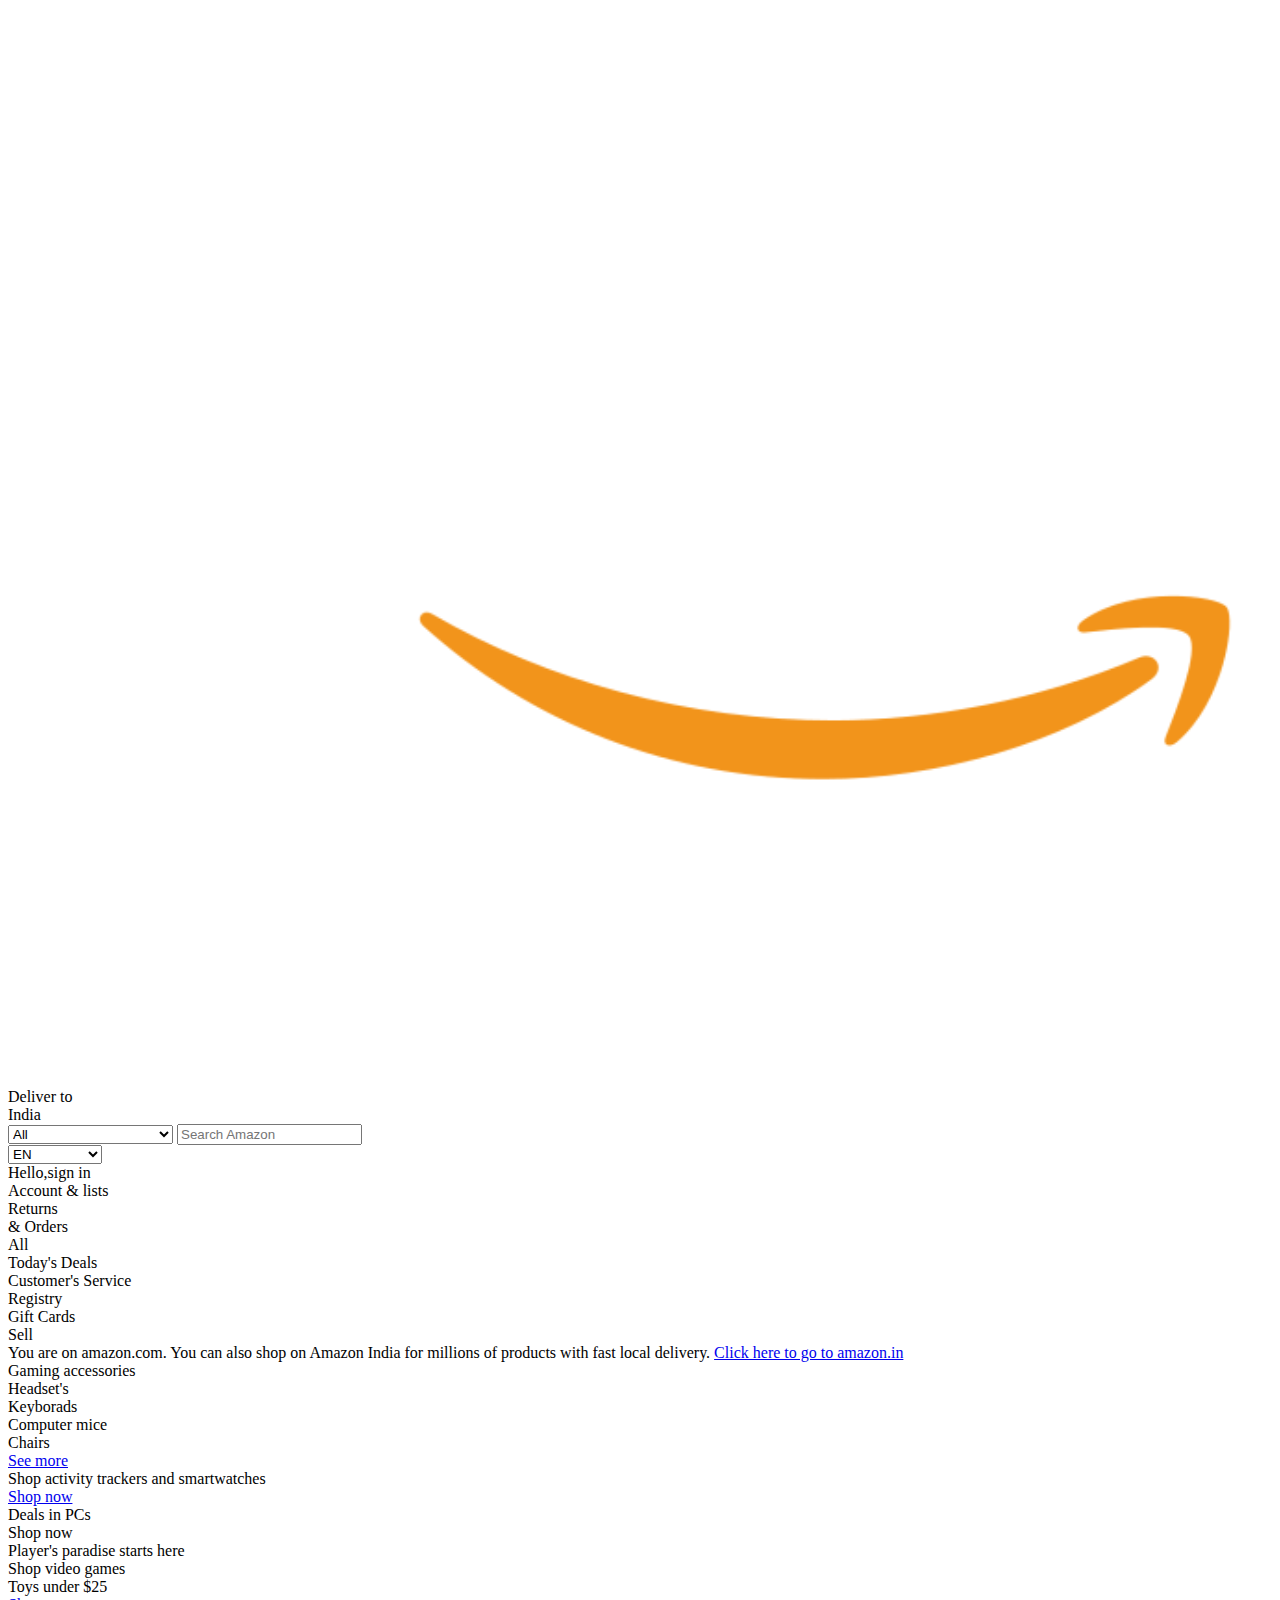
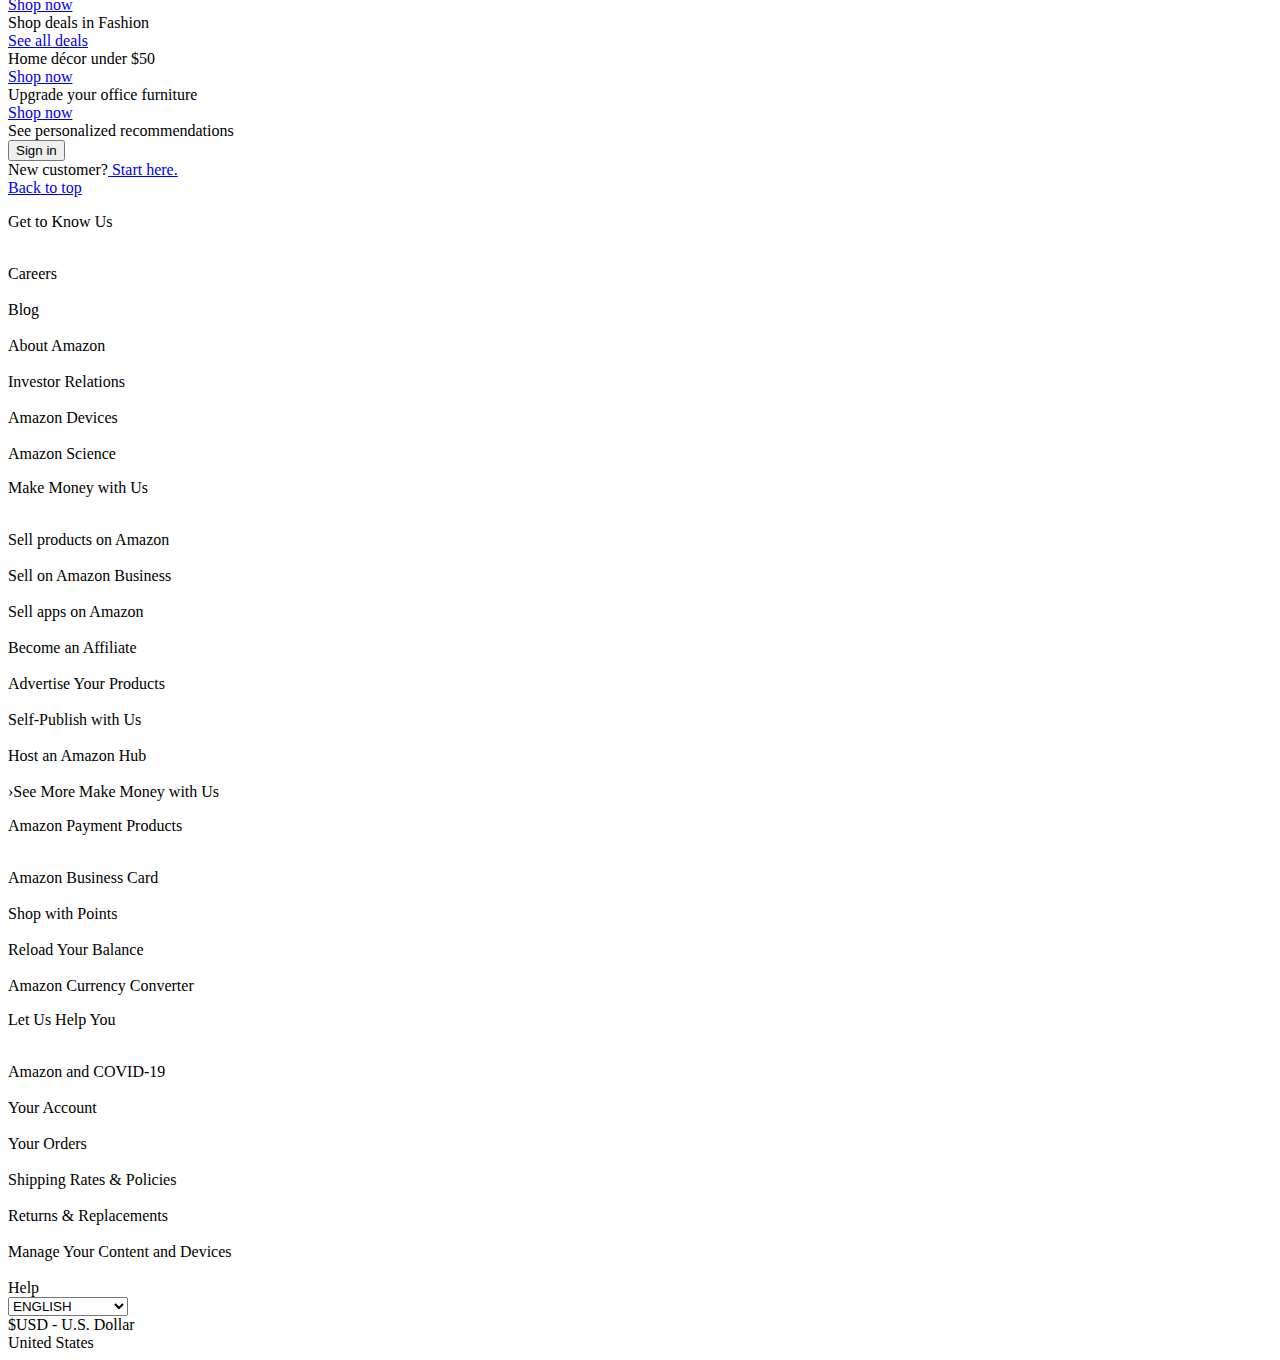
<file: Amazon Clone/index.html>
<html>

<head>
    <title>Amazon.com. Spend less. Smile more.</title>

    <link rel="stylesheet" href="D:\PROJECTS\AMAZON CLONE\style.css">
    <link rel="stylesheet" href="https://cdnjs.cloudflare.com/ajax/libs/font-awesome/6.5.2/css/all.min.css" integrity="sha512-SnH5WK+bZxgPHs44uWIX+LLJAJ9/2PkPKZ5QiAj6Ta86w+fsb2TkcmfRyVX3pBnMFcV7oQPJkl9QevSCWr3W6A==" crossorigin="anonymous" referrerpolicy="no-referrer" />
</head>


<body>

    <header>

        <div class="navbar">
           
            <img src="amazon_logo.png" class="logo">

            <div class="address">
                <div id="del">Deliver to</div>
                <div id="loc"><i class="fa-solid fa-location-dot"></i> India</div>
                
            </div>

            <div class="search">
                <select id="products">
                    <option>All</option>
                    <option>Arts & Crafts</option>
                    <option>Automotive</option>
                    <option>baby</option>
                    <option>Beauty & Personal Care</option>
                </select>
                <input id="bar" type="text" placeholder="Search Amazon">
                <div id="go"><i id="magnify" class="fa-solid fa-magnifying-glass"></i></div>
            </div>


            <div class="language">
                <select id="lang">
                    <option>EN</option>
                    <option>English-EN</option>
                    <option>espanol-ES</option>
                    <option>Duetsch-DE</option>
                </select>
            </div>

            <div class="login">
                <div id="sign-in">Hello,sign in</div>
                <div id="acc">Account & lists</div>

            </div>


            <div class="return">
                <div id="ret">Returns</div>
                <div id="odr">& Orders</div>
            </div>


            <div class="saved-items">
                <i id="cart" class="fa-solid fa-cart-plus"></i>
            </div>


            





        </div>


        <div class="helpbar">
            <div id="menu"><i class="fa-solid fa-bars"></i> All</div>
            <div id="deals">Today's Deals</div>
            <div id="services">Customer's Service</div>
            <div id="regi">Registry</div>
            <div id="gift">Gift Cards</div>
            <div id="sell">Sell</div>
        </div>


    </header>


    <main>


        <div class="bg-image">
            <div id="ind">You are on amazon.com. You can also shop on Amazon India for millions of products with fast local delivery. <a href="https://www.amazon.in/?ref=aisgw_intl_stripe_in" target="_main" id="ind-link"> Click here to go to amazon.in</a></div>
       
            <div class="box-1">
                <div id="title-1">Gaming accessories</div>
                <div id="img-1-1"></div>
                    <div id="text-1-1">Headset's</div>
                
                <div id="img-1-2"></div>
                    <div id="text-1-2">Keyborads</div>

                <div id="img-1-3"></div>
                    <div id="text-1-3">Computer mice</div>

                <div id="img-1-4"></div>
                    <div id="text-1-4">Chairs</div>
                
                <a id="link-1" target="_main" href="https://www.amazon.com/b/?_encoding=UTF8&node=23508887011&pd_rd_w=SmAIF&content-id=amzn1.sym.12129333-2117-4490-9c17-6d31baf0582a&pf_rd_p=12129333-2117-4490-9c17-6d31baf0582a&pf_rd_r=Q0KH7XJ5HHG3T40ZB7N7&pd_rd_wg=zj0Eg&pd_rd_r=2414e1b5-18f8-4c59-843e-b99c7dd261e0&ref_=pd_hp_d_atf_unk">See more</a>    
            </div>
            <div class="box-2">
                 <div id="title-2">Shop activity trackers and smartwatches</div>
                 <div id="img-2-1"></div>
                 <a id="link-2" target="_main" href="https://www.amazon.com/s?k=activity+trackers+and+smartwatches&_encoding=UTF8&content-id=amzn1.sym.33f8f65b-b95c-44af-8b89-e59e69e79828&pd_rd_r=1cf3b666-8d0f-411c-8884-1602e2c9d63f&pd_rd_w=SxKXI&pd_rd_wg=MHMFE&pf_rd_p=33f8f65b-b95c-44af-8b89-e59e69e79828&pf_rd_r=FWH8PB58TZPS319E99XZ&ref=pd_hp_d_btf_unk">Shop now</a>
            
            </div>
            <div class="box-3">
                <div id="title-3">Deals in PCs</div>
                <div id="img-3-1"></div>
                <a id="link-3">Shop now</a>
            </div>
            <div class="box-4">
                <div id="title-4">Player's paradise starts here</div>
                <div id="img-4-1"></div>
                <a id="link-4">Shop video games</a>
            </div>
    <!-- one layer complete      -->
       

        
        </div>
        
        <div class="layer-2">
            <div id="box-2-1">
                
                <div id="title-2-1">Toys under $25</div>
                <div id="img-2-1-1"></div>
                <a id="link-2-1" target="_main" href="https://www.amazon.com/s?k=toys&rh=p_36%3A-2500&_encoding=UTF8&content-id=amzn1.sym.44da4965-9668-4613-bec2-a3a75f0c2ad4&pd_rd_r=ebe8b8cf-5dfe-499b-a1db-f3fccb95a60f&pd_rd_w=D8yPm&pd_rd_wg=ota8O&pf_rd_p=44da4965-9668-4613-bec2-a3a75f0c2ad4&pf_rd_r=KJJY83CNVSC6R211D8PT&ref=pd_hp_d_atf_unk">Shop now</a>
            
            </div>
            
            <div id="box-2-2">

                <div id="title-2-2">Shop deals in Fashion</div>
                <div id="img-2-2-1"></div>
                <div id="img-2-2-2"></div>
                <div id="img-2-2-3"></div>
                <div id="img-2-2-4"></div>
                <a id="link-2-2" target="_main" href="https://www.amazon.com/gp/goldbox/?ie=UTF8&ref_=nav_cs_gb&deals-widget=%257B%2522version%2522%253A1%252C%2522viewIndex%2522%253A0%252C%2522presetId%2522%253A%252215E8DB96732AF8CA9C14916141BB1C4C%2522%252C%2522departments%2522%253A%255B%25227147440011%2522%252C%25227192394011%2522%252C%2522679337011%2522%252C%25226358543011%2522%255D%252C%2522sorting%2522%253A%2522FEATURED%2522%257D&pd_rd_w=Cf9LK&content-id=amzn1.sym.56e14e61-447a-443b-9528-4b285fddeeac&pf_rd_p=56e14e61-447a-443b-9528-4b285fddeeac&pf_rd_r=287CEPC4MWRK5TBN46EG&pd_rd_wg=sJxKl&pd_rd_r=822abf25-3f7d-4661-a507-6b1fe809f7a1&discounts-widget=%2522%257B%255C%2522state%255C%2522%253A%257B%255C%2522refinementFilters%255C%2522%253A%257B%257D%257D%252C%255C%2522version%255C%2522%253A1%257D%2522">See all deals</a>
            
            </div>
            <div id="box-2-3">
                <div id="title-2-3">Home décor under $50</div>
                <div id="img-2-3-1"></div>
                <a id="link-2-3" target="_main" href="https://www.amazon.com/s?k=home+decor&rh=p_36%3A-5000&_encoding=UTF8&content-id=amzn1.sym.f7def1d9-177b-415d-89b3-9d866650f7d7&pd_rd_r=c413e546-8024-4234-8b53-2790d251f318&pd_rd_w=lyeUI&pd_rd_wg=pu0qU&pf_rd_p=f7def1d9-177b-415d-89b3-9d866650f7d7&pf_rd_r=1CFENNJABWQW0TDXDVW9&ref=pd_hp_d_atf_unk">Shop now</a>
            </div>
            <div id="box-2-4">
                <div id="title-2-4">Upgrade your office furniture</div>
                <div id="img-2-4-1"></div>
                <a id="link-2-4" target="_main" href="https://www.amazon.com/s?i=garden&srs=117030914011&bbn=1063306&rh=n%3A1055398%2Cn%3A1063306%2Cp_90%3A8308921011&s=price-desc-rank&_encoding=UTF8&content-id=amzn1.sym.664445f4-e24f-42c8-8613-1c15be2d6a54&pd_rd_r=5c4598ef-72cb-41aa-be8d-76462bdf2a84&pd_rd_w=3f0t4&pd_rd_wg=JSIZo&pf_rd_p=664445f4-e24f-42c8-8613-1c15be2d6a54&pf_rd_r=TBP2XVZ81QQ4CK75A46K&ref=roarr_gw_1023_Furniture_OD_bf_DSCC">Shop now</a>
            </div>

        </div>
     





    </main>


    <footer>

        <div class="container">
             <div id="sign-in-end">
                <div id="align">
                    See personalized recommendations<br>
                    <button id="sign-in-button">Sign in</button>
                    <div id="new">New customer?<a target="-main" id="link-end" href="https://www.amazon.com/ap/register?openid.mode=checkid_setup&openid.ns=http%3A%2F%2Fspecs.openid.net%2Fauth%2F2.0&openid.return_to=https%3A%2F%2Fwww.amazon.com%2Fref%3Drhf_sign_in&openid.assoc_handle=usflex"> Start here.</a></div>
                </div>
             </div>
        </div>


        <div id="end-bar">

            <a targer="_main" id="redirect-top" href="#">Back to top</a>
        </div>
        

        <div id="end-box">
            <div id="end-1">
                <p id="end-head-1">Get to Know Us</p><br>
                Careers<br><br>
                Blog<br><br>
                About Amazon<br><br>
                Investor Relations<br><br>
                Amazon Devices<br><br>
                Amazon Science
            </div>

            <div id="end-2">
                	
              <p id="end-head-2">Make Money with Us</p><br>
              Sell products on Amazon<br><br>
              Sell on Amazon Business<br><br>
              Sell apps on Amazon<br><br>
              Become an Affiliate<br><br>
              Advertise Your Products<br><br>
              Self-Publish with Us<br><br>
              Host an Amazon Hub<br><br>
              ›See More Make Money with Us
            </div>

            <div id="end-3">
                <p id="end-head-3">Amazon Payment Products</p><br>
                Amazon Business Card<br><br>
                Shop with Points<br><br>
                Reload Your Balance<br><br>
                Amazon Currency Converter
                
            </div>

            <div id="end-4">
                <p id="end-head-4">Let Us Help You</p><br>
                Amazon and COVID-19<br><br>
                Your Account<br><br>
                Your Orders<br><br>
                Shipping Rates & Policies<br><br>
                Returns & Replacements<br><br>
                Manage Your Content and Devices<br><br>
                Help
            </div>
        </div>
        <div class="the-end">
            <div id="end-logo"></div>
            <div> 
                <select id="end-lang" style="width:120px">
                <option>ENGLISH</option>
                <option>English-EN</option>
                <option>espanol-ES</option>
                <option>Duetsch-DE</option>
                </select>
            </div>
            <div id="currency">$USD - U.S. Dollar</div>
            <div id="nation">United States</div>
        </div>

    </footer>




</body>


</html>
</file>
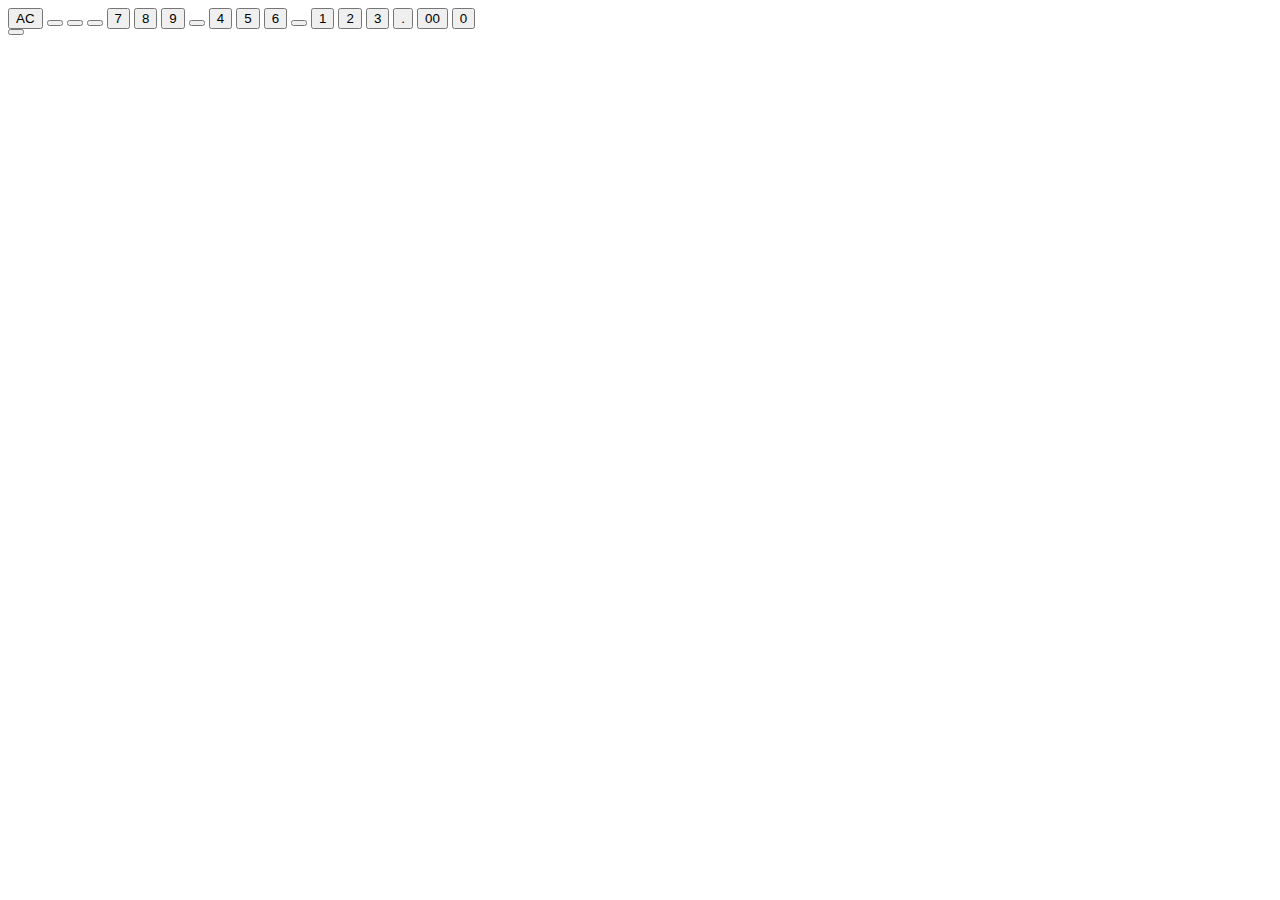
<file: CALC/index.html>
<html>
    <head>
        <title>CALCULATOR</title>
        <link rel="stylesheet" href="D:\PROJECTS\CALC\style.css">
        <link rel="stylesheet" href="https://cdnjs.cloudflare.com/ajax/libs/font-awesome/6.6.0/css/all.min.css" integrity="sha512-Kc323vGBEqzTmouAECnVceyQqyqdsSiqLQISBL29aUW4U/M7pSPA/gEUZQqv1cwx4OnYxTxve5UMg5GT6L4JJg==" crossorigin="anonymous" referrerpolicy="no-referrer" />
    </head>

    <body>

        <div class="container">
            <div id="calcBody">
                  <div id="display"></div>
                  <button id="delAll">AC</button>
                  <button id="del"><i class="fa-solid fa-delete-left"></i></button>
                  <button id="divide"><i class="fa-solid fa-divide"></i></button>
                  <button id="mult"><i class="fa-solid fa-xmark"></i></button>
                  <button id="btn7">7</button>
                  <button id="btn8">8</button>
                  <button id="btn9">9</button>
                  <button id="min"><i class="fa-solid fa-minus"></i></button>
                  <button id="btn4">4</button>
                  <button id="btn5">5</button>
                  <button id="btn6">6</button>
                  <button id="add"><i class="fa-solid fa-plus"></i></button>
                  <button id="btn1">1</button>
                  <button id="btn2">2</button>
                  <button id="btn3">3</button>
                  <button id="dot">.</button>
                  <button id="btn10">00</button>
                  <button id="btn0">0</button>
                  <form>
                      <button id="enter"><i class="fa-solid fa-equals"></i></button>
                  </form>
            </div>
        </div>

        <script src="D:\PROJECTS\CALC\app.js"></script>
    </body>
</html>
</file>
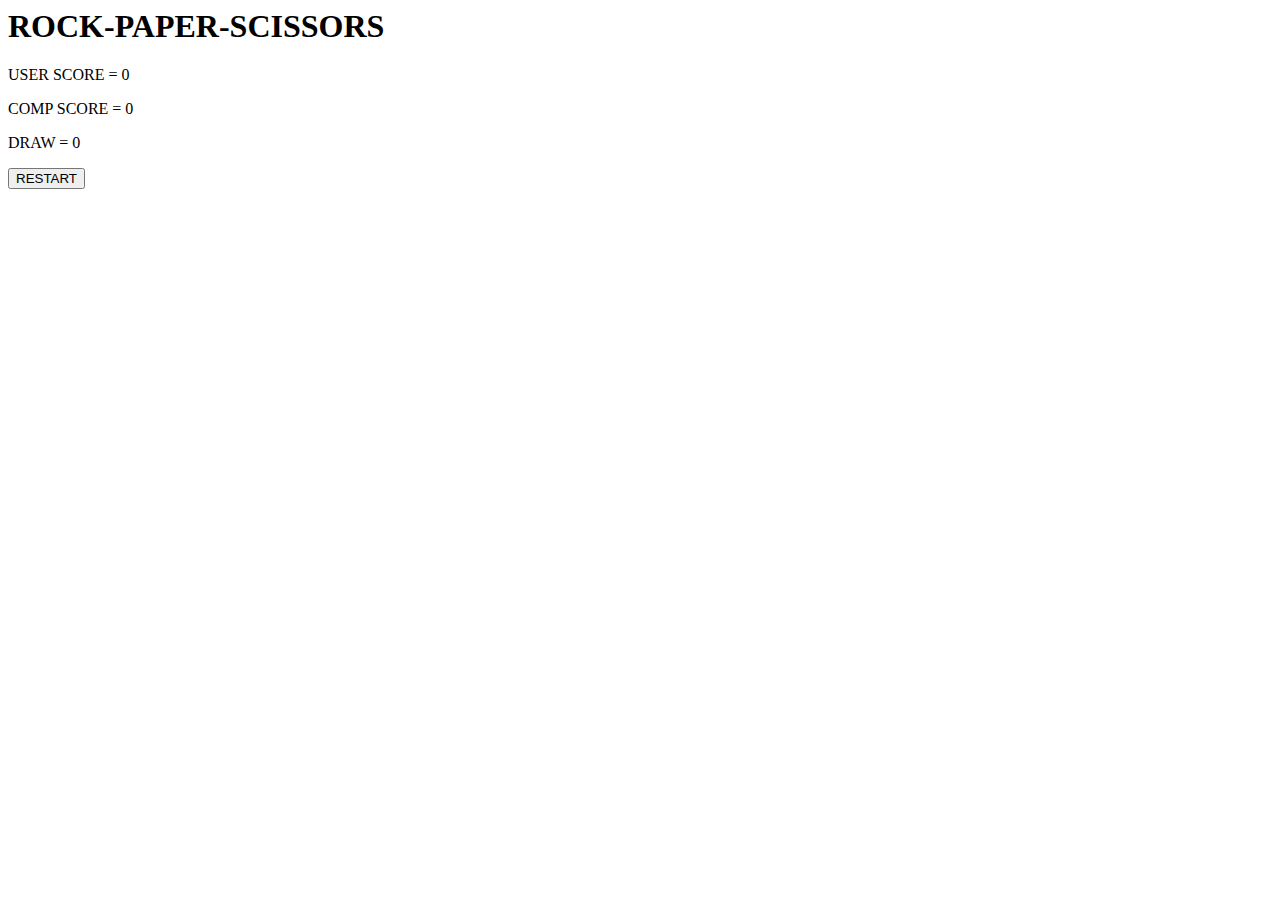
<file: R-P-S/index.html>
<html>
    <head>
        <title>ROCK PAPER SCISSORS GAME</title>
        <link rel = "stylesheet" href="D:\PROJECTS\R-P-S\style.css">
    </head>

  <body>
    <h1>ROCK-PAPER-SCISSORS</h1>
    
    <div id="container">
      <div class="options" id="rock"></div>
      <div class="options" id="paper"></div>
      <div class="options" id="scissors"></div>
      <p id="user">USER SCORE = 0</p>
      <p id="comp">COMP SCORE = 0</p>
      <p id ="draw">DRAW = 0</p>
      <button id="rst">RESTART</button>
    </div>
    
    <script src="D:\PROJECTS\R-P-S\app.js"></script>
  </body>  
</html>
</file>
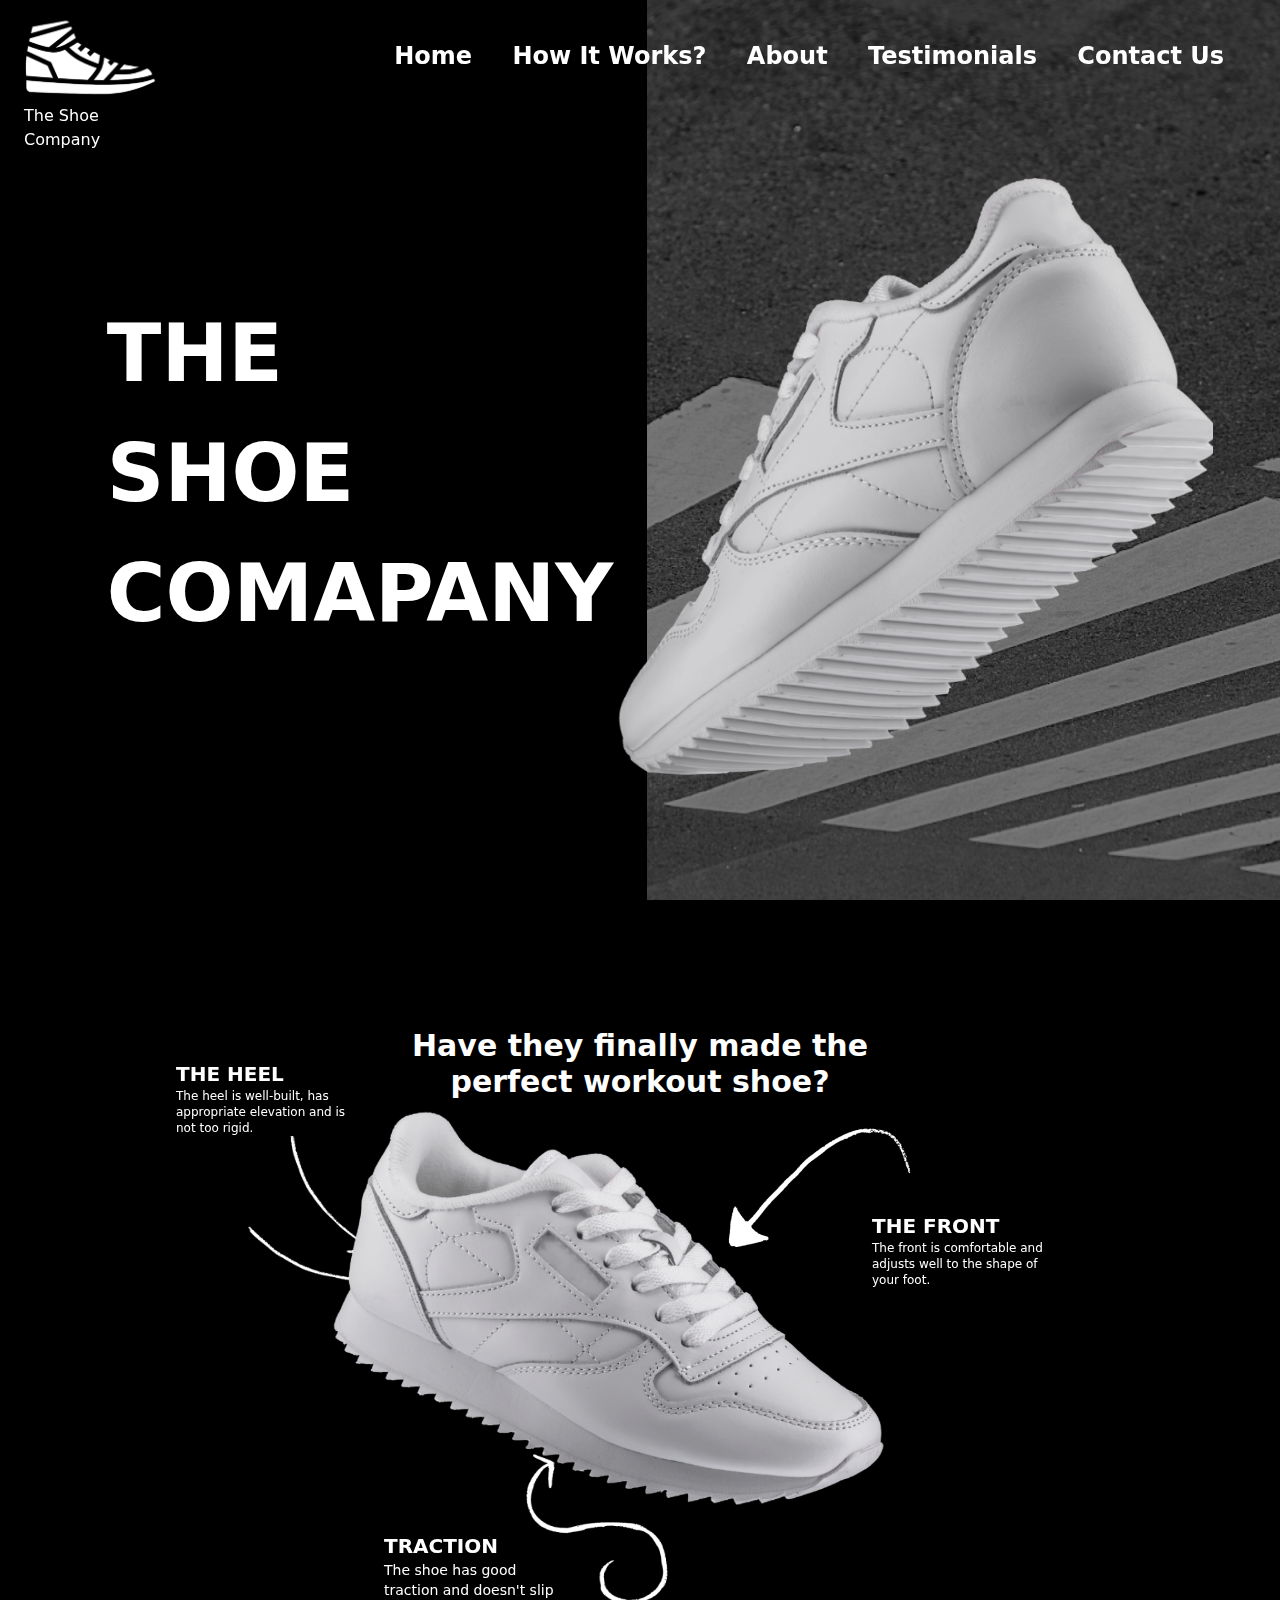
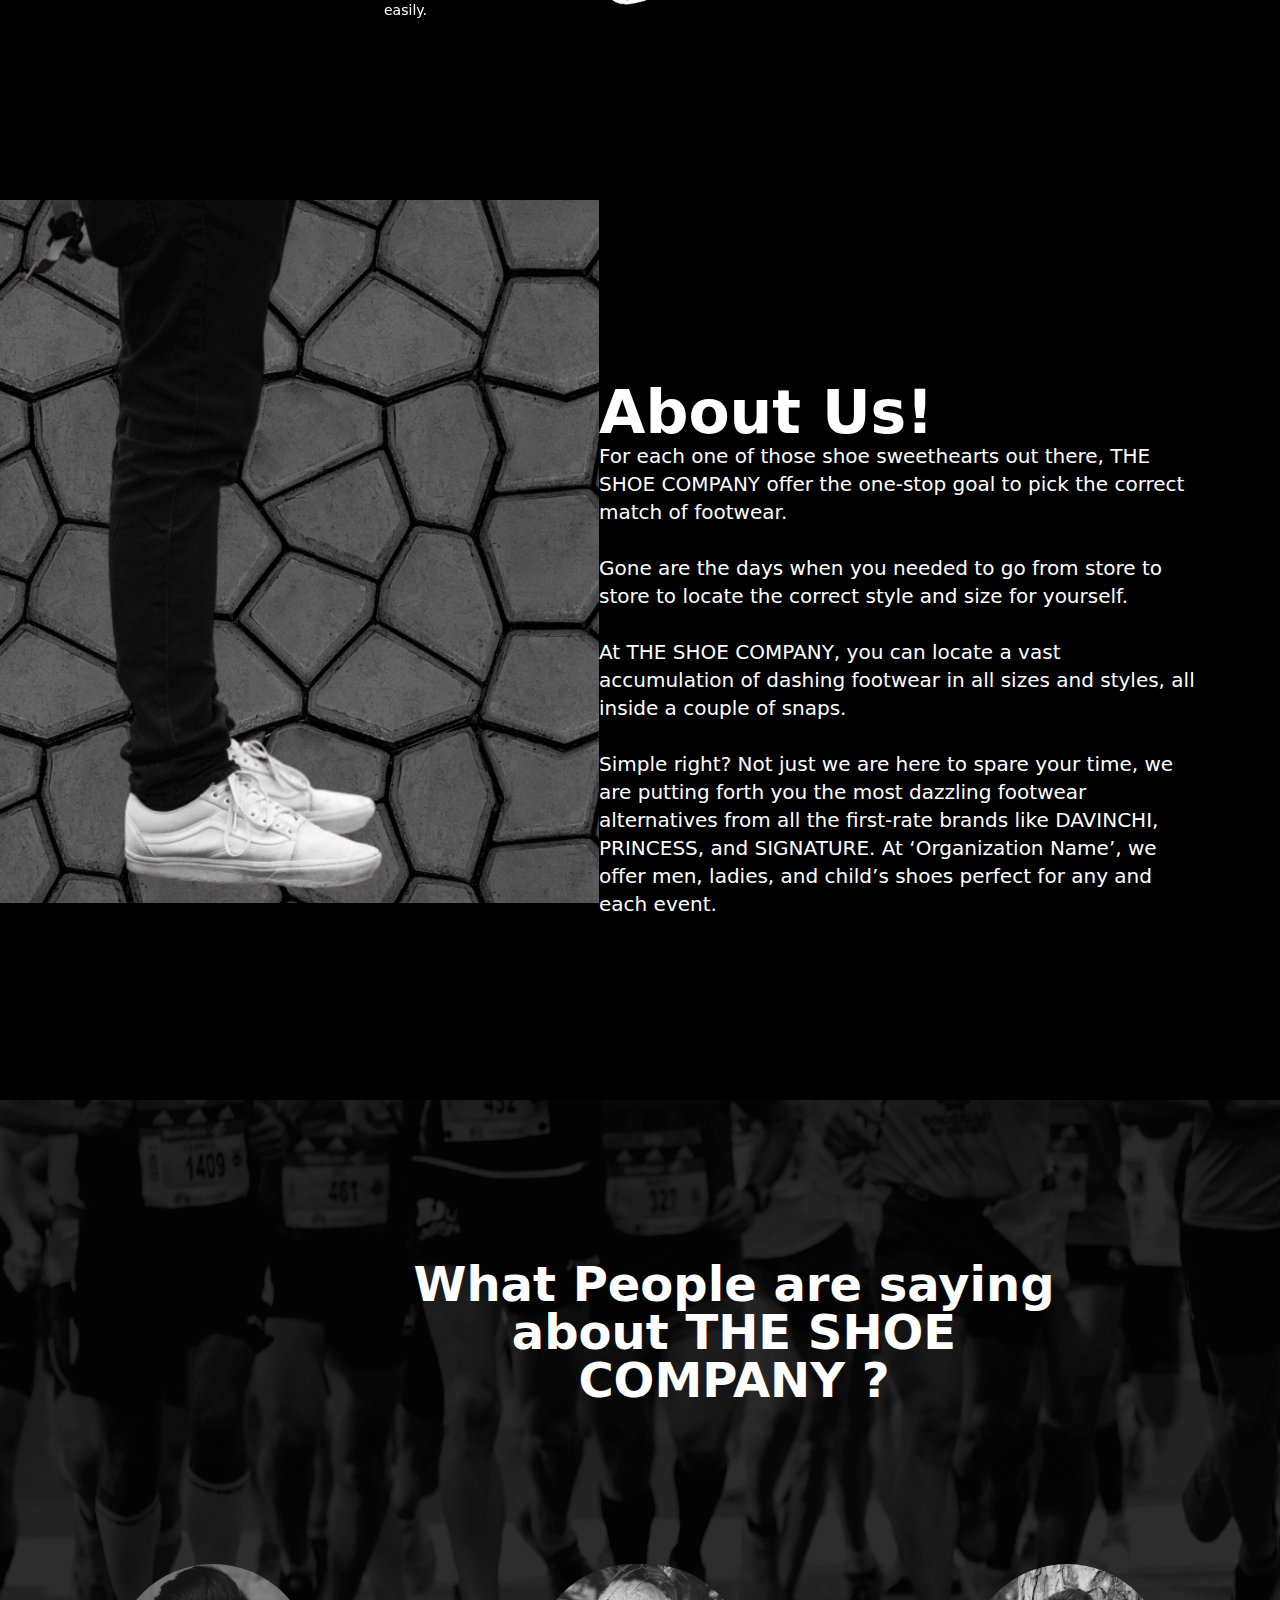
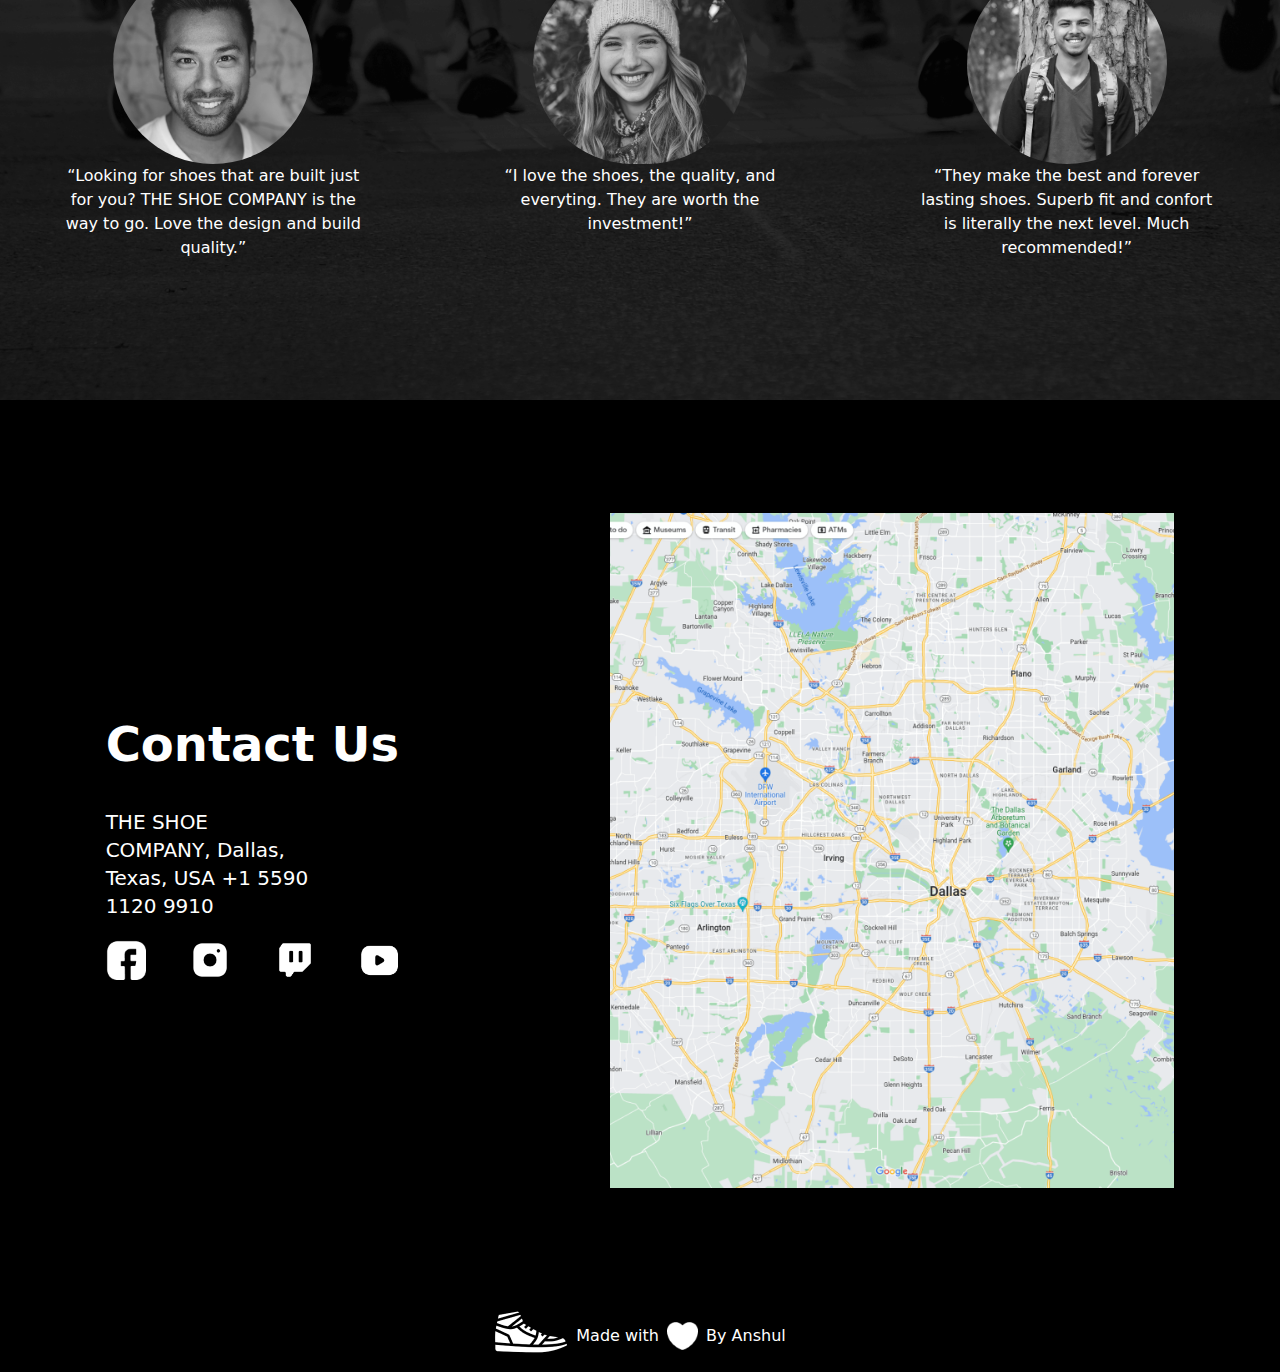
<file: SHOE COMPANY/index.html>
<html class="scroll-smooth">
  <head>
    <meta charset="UTF-8" />
    <meta http-equiv="X-UA-Compatible" content="IE=edge" />
    <meta name="viewport" content="width=device-width, initial-scale=1.0" />
    <title>THE SHOE COMPANY</title>
    <link
      rel="stylesheet"
      href="C:\Users\anshu\OneDrive\Desktop\SHOE COMPANY\input.css"
    />
    <link href="./output.css" rel="stylesheet" />
  </head>
  <body class="bg-black max-w-[1440px]">
    <header class="fixed 2xl:ml-[400px] max-w-[1440px]">
      <div
        class="flex items-center justify-between w-screen relative 2xl:right-[200px] 4xl:right-[400px]"
      >
        <a id="logo" class="w-44">
          <img
            class="lg:h-32 md:h-28 sm:h-24 h-20 ml-6"
            src="images\logo.png"
          />
          <p
            class="text-white -mt-6 ml-6 text-xs md:text-sm lg:text-base mr-10"
          >
            The Shoe Company
          </p>
        </a>

        <nav
          class="hidden text-white font-bold space-x-5 lg:space-x-8 right lg:text-2xl md:block md:mr-14 max-w-screen-2xl mx-auto fixed top-10 right-0 2xl:right-[50px] 2xl:text-2xl 3xl:right-[600px] 4xl:right-[1200px] 5xl:right-[1400px] 6xl:right-[2800px] 7xl:right-[4200px]"
        >
          <a href="#hero">Home</a>
          <a href="#how">How It Works?</a>
          <a href="#about">About</a>
          <a href="#test">Testimonials</a>
          <a href="#footer">Contact Us</a>
        </nav>
        <div id="container" class="fixed right-0 top-8 w-10 pr-0 mr-10">
          <button
            id="btn1"
            class="md:hidden text-white font-bold text-4xl mr-14 inline-block max-w-screen-2xl"
          >
            ☰
          </button>
        </div>

        <div
          id="lst"
          class="hidden md:hidden relative text-white bg-black p-10 rounded-lg text-2xl w-auto"
        >
          <button id="btn2" class="text-white text-3xl font-bold hidden">
            X
          </button>
          <a>
            <ul class="leading-normal z-10">
              <li><a href="#hero">Home</a></li>
              <li><a href="#how">How It Works?</a></li>
              <li><a href="#about">About</a></li>
              <li><a href="#test">Testimonials</a></li>
              <li><a href="#footer">Contact Us</a></li>
            </ul>
          </a>
        </div>
      </div>
    </header>

    <main class="max-w-[1440px] md:bg-black bg-my-grey h-screen">
      <section
        id="hero"
        class="flex md:items-center items-center justify-center bg-[url('./images/bg.png')] md:bg-contain md:bg-no-repeat bg-right bg-contain bg-no-repeat md:flex-row flex-col h-screen"
      >
        <p
          class="text-white xl:text-[80px] font-bold md:text-[50px] lg:text-[65px] leading-normal md:self-center self-start ml-10 mt-20 text-[40px] lg:mt-12"
        >
          THE <br />SHOE <br />COMAPANY
        </p>
        <img
          class="md:w-[420px] lg:w-[450px] xl:w-[600px] w-[400px] lg:mt-16"
          src="images\shoe.png"
        />
      </section>

      <div id="how" class="h-screen bg-my-grey md:bg-black">
        <section id="page2" class="h-screen text-white text-3xl font-bold">
          <div>
            <div
              class="flex items-center justify-center cxl:pt-0 bxl:pt-32 md:text-xl text-xl xl:text-3xl lg:text-2xl sm:text-2xl bxl:text-2xl"
            >
              <p class="text-center">
                Have they finally made the<br />perfect workout shoe?
              </p>
            </div>

            <div class="flex justify-center relative">
              <div
                class="bxl:max-w-44 cxl:max-w-32 absolute top-0 xl:left-44 xl:-top-10 lg:left-32 md:left-8 md:top-12 sm:left-10 axl:left-20 sm:top-16 bxl:left-5 cxl:left-0 cxl:top-10"
              >
                <h3 class="text-xl font-bold text-white">THE HEEL</h3>
                <p class="font-normal text-sm sm:text-xs text-white">
                  The heel is well-built, has appropriate elevation and is not
                  too rigid.
                </p>
                <img
                  class="xl:h-40 xl:ml-auto cxl:h-20 xl:-mr-14 lg:h-32 lg:ml-8 md:h-28 md:ml-10 sm:h-24 sm:rotate-12 md:rotate-0 sm:ml-4 bxl:h-28 bxl:ml-10 bxl:rotate-[25deg] cxl:rotate-[25deg]"
                  src="images\arrow-2.png"
                />
              </div>

              <div
                class="sm:max-w-44 cxl:max-w-32 absolute xl:-top-36 xl:right-48 lg:right-24 lg:-top-16 md:right-0 md:top-28 axl:mt-10 sm:-right-10 sm:top-40 bxl:right-2 bxl:top-28 cxl:right-0 cxl:top-60 bxl:block"
              >
                <div
                  class="lg:-ml-36 lg:mt-32 xl:mb-16 md:-ml-36 sm:-ml-24 bxl:-ml-28 sm:rotate-0 bxl:-rotate-12 cxl:-rotate-[220deg] cxl:mr-16"
                >
                  <img
                    class="xl:h-40 xl:-ml-10 lg:h-28 md:h-24 sm:h-20 bxl:h-20 cxl:h-12"
                    src="images\arrow 1.png"
                  />
                </div>
                <div
                  class="relative bxl:-mt-20 bxl:right-10 cxl:right-0 cxl:top-10 sm:top32 xl:-top-10 cxl:-mt-56"
                >
                  <h3 class="text-xl font-bold text-white xl:-mt-24">
                    THE FRONT
                  </h3>
                  <p class="md:text-white font-normal text-sm sm:text-xs">
                    The front is comfortable and adjusts well to the shape of
                    your foot.
                  </p>
                </div>
              </div>

              <img
                class="xl:h-[500.22px] cxl:h-[200px] cxl:rotate-12 lg:h-[422px] md:h-[350px] md:mt-24 xl:-mt-6 xl:mr-16 cxl:mt-48 lg:pt-5 axl:h-[372px] sm:h-[332px] sm:mt-28 bxl:h-[250px] bxl:mt-44 bxl:rotate-12 sm:rotate-0 dxl:h-[280px]"
                src="images\shoe-2.png"
              />

              <div
                class="max-w-44 absolute xl:top-96 xl:left-96 lg:-bottom-10 lg:left-64 md:-bottom-20 md:left-40 sm:-bottom-10 sm:left-20 bxl:-bottom-16 bxl:left-16 cxl:-bottom-40"
              >
                <img
                  class="xl:h-40 xl:ml-32 xl:-mt-8 lg:h-28 lg:ml-32 lg:-mb-12 md:h-28 md:ml-28 md:-mb-10 sm:h-24 sm:ml-40 sm:-mb-12 bxl:h-24 bxl:ml-20 bxl:-mb-8 cxl:h-28"
                  src="images\arrow-3.png"
                />
                <h3 class="text-xl font-bold text-white xl:-mt-20">TRACTION</h3>
                <p class="text-white font-normal text-sm">
                  The shoe has good traction and doesn't slip easily.
                </p>
              </div>
            </div>
          </div>
        </section>
      </div>

      <section
        id="about"
        class="h-screen bg-my-grey md:bg-black flex md:flex-row flex-col md:justify-normal justify-between max-w-[1440px]"
      >
        <div
          class="lg:h-[80vh] md:h-[60vh] bxl:h-[50vh] dxl:h-[50vh] h-[40vh] lg:w-[599px] bg-[url('./images/bg-2.png')] bg-contain bg-no-repeat md:ml-0 ml-36 bxl:mr-0 mr-32 bxl:mt-0 mt-20"
        >
          <img
            class="lg:h-[720px] md:h-[600px] bxl:h-[400px] dxl:h-[250px] h-[200px]"
            src="images\shoe-3.png"
          />
        </div>

        <div
          class="text-white self-center lg:text-6xl md:text-4xl sm:text-2xl dxl:text-xl text-xs font-bold md:max-w-[400px] lg:max-w-[600px] lg:mb-0 md:mb-0 mb-20 md:mr-0 dxl:max-w-[400px] max-w-[300px] md:text-start text-center"
        >
          <h3 class="">About Us!</h3>
          <p class="lg:text-xl md:text-sm font-normal dxl:text-xs">
            For each one of those shoe sweethearts out there, THE SHOE COMPANY
            offer the one-stop goal to pick the correct match of footwear.<br /><br />

            Gone are the days when you needed to go from store to store to
            locate the correct style and size for yourself.<br /><br />

            At THE SHOE COMPANY, you can locate a vast accumulation of dashing
            footwear in all sizes and styles, all inside a couple of snaps.<br /><br />

            Simple right? Not just we are here to spare your time, we are
            putting forth you the most dazzling footwear alternatives from all
            the first-rate brands like DAVINCHI, PRINCESS, and SIGNATURE. At
            ‘Organization Name’, we offer men, ladies, and child’s shoes perfect
            for any and each event.
          </p>
        </div>
      </section>

      <section
        id="test"
        class="md:bg-black max-w-[1440px] bg-my-grey h-screen bg-[url('./images/bg-3.png')] bg-cover flex flex-col"
      >
        <div>
          <p
            class="text-white lg:text-[40px] md:text-[36px] md:max-w-[550px] md:leading-10 text-xl max-w-[300px] mt-20 hxl:ml-40 bxl:ml-32 dxl:ml-24 ml-12 gxl:ml-48 md:mt-40 md:ml-28 fxl:ml-36 axl:ml-48 lg:mt-36 lg:ml-72 xl:text-5xl font-bold text-center xl:mt-40 xl:ml-96 lg:max-w-[600px] xl:max-w-[700px]"
          >
            What People are saying about THE SHOE COMPANY ?
          </p>
        </div>

        <div
          class="lg:mt-40 md:mt-40 flex md:flex-row flex-col md:justify-around mt-6 items-center"
        >
          <div
            class="lg:h-[300px] lg:w-[300px] md:h-[240px] md:w-[240px] h-[140px] w-[200px] flex flex-col"
          >
            <img
              class="lg:h-[200px] md:h-[150px] h-[120px] rounded-full self-center"
              src="images\face-1.png"
            />
            <p class="text-white text-center md:text-base text-xs">
              “Looking for shoes that are built just for you? THE SHOE COMPANY
              is the way to go. Love the design and build quality.”
            </p>
          </div>

          <div
            class="lg:h-[300px] lg:w-[300px] md:h-[240px] md:w-[240px] h-[140px] w-[200px] flex flex-col md:mt-0 mt-16"
          >
            <img
              class="lg:h-[200px] h-[120px] md:h-[150px] rounded-full self-center"
              src="images\face-2.png"
            />
            <p class="text-white text-center md:text-base text-xs">
              “I love the shoes, the quality, and everyting. They are worth the
              investment!”
            </p>
          </div>

          <div
            class="lg:h-[300px] lg:w-[300px] md:h-[240px] md:w-[240px] h-[140px] w-[200px] flex flex-col md:mt-0 mt-12"
          >
            <img
              class="lg:h-[200px] h-[120px] md:h-[150px] rounded-full self-center"
              src="images\face-3.png"
            />
            <p class="text-white text-center md:text-base text-xs">
              “They make the best and forever lasting shoes. Superb fit and
              confort is literally the next level. Much recommended!”
            </p>
          </div>
        </div>
      </section>

      <section id="footer">
        <div
          class="h-screen md:bg-black bg-my-grey flex md:flex-row flex-col items-center justify-around"
        >
          <div>
            <p class="text-white md:text-5xl text-3xl font-bold">Contact Us</p>
            <p class="text-white md:text-xl max-w-52 md:mt-10 mt-4">
              THE SHOE COMPANY, Dallas, Texas, USA +1 5590 1120 9910
            </p>

            <div class="flex justify-between mt-5">
              <img class="h-10" src="images\fb.png" />
              <img class="h-10" src="images\ig.png" />
              <img class="h-10" src="images\twitch.png" />
              <img class="h-10" src="images\yt.png" />
            </div>
          </div>

          <div>
            <img class="md:h-[75vh] h-[60vh]" src="images\Map.png" />
          </div>
        </div>

        <div class="flex items-center justify-center md:bg-black bg-my-grey">
          <img src="images\mini-shoe.png" />

          <p class="text-white pr-2 pl-2">Made with</p>
          <img class="h-7 pr-2" src="images\heart.png" />
          <p class="text-white">By Anshul</p>
        </div>
      </section>
    </main>

    <script src="C:\Users\anshu\OneDrive\Desktop\SHOE COMPANY\app.js"></script>
  </body>
</html>
</file>
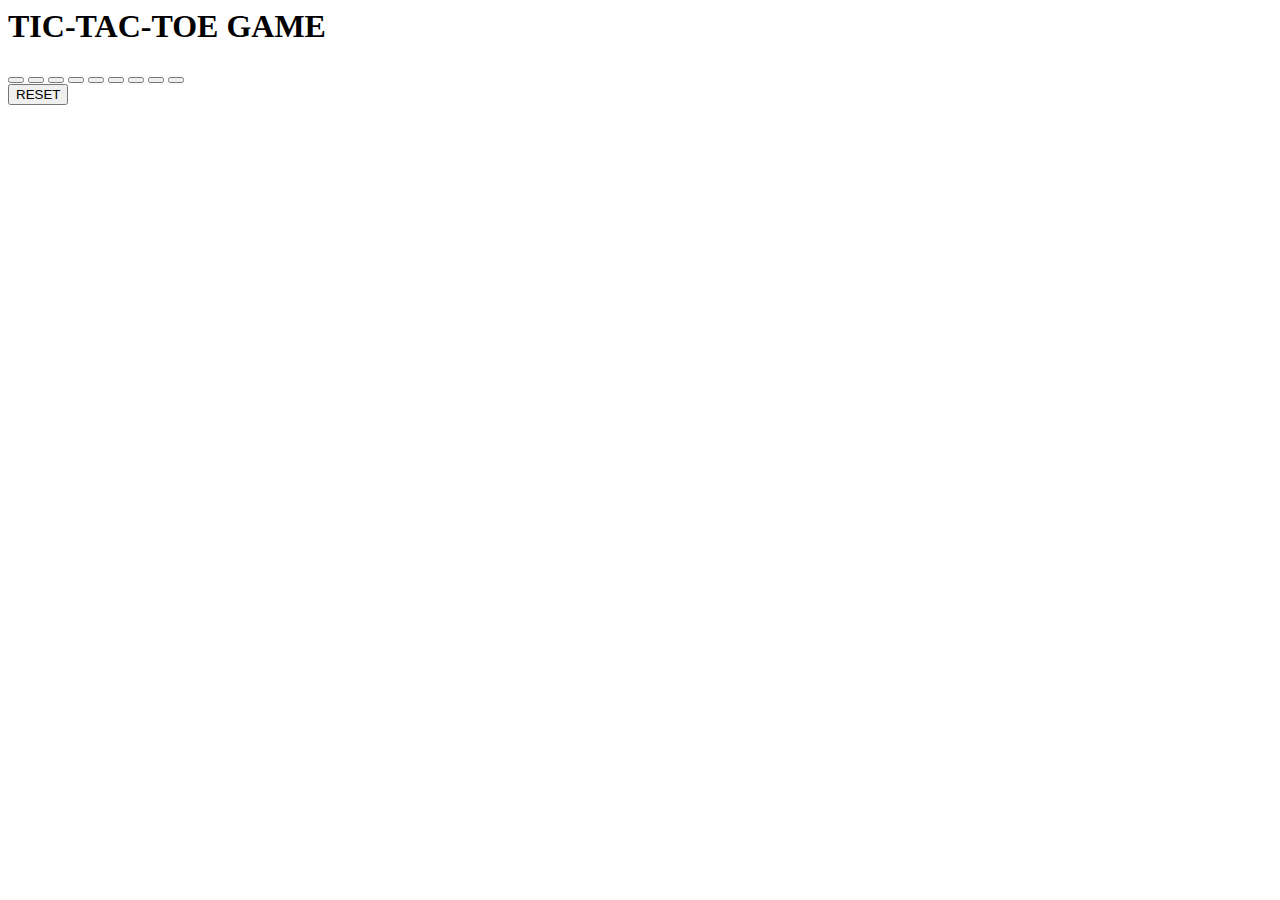
<file: TIC TAC TOE/index.html>
<html>
    <head>

        <title>TIC TAC TOE GAME</title>
        <link rel="stylesheet" href="D:\PROJECTS\TIC TAC TOE\style.css">

    </head>

    
  <body>

    <h1>TIC-TAC-TOE GAME</h1>


     <div class="bigBox">
      <div class="container">
        <button class="box"></button>
        <button class="box"></button>
        <button class="box"></button>
        <button class="box"></button>
        <button class="box"></button>
        <button class="box"></button>
        <button class="box"></button>
        <button class="box"></button>
        <button class="box"></button>
      </div>
      <div id="display"></div>
    </div>
    
    
    <button id="reset-btn">RESET</button>

   <script src="D:\PROJECTS\TIC TAC TOE\app.js"></script> 
  </body>  
</html>
</file>
<file: SHOE COMPANY/output.css>
/*
! tailwindcss v3.4.10 | MIT License | https://tailwindcss.com
*/

/*
1. Prevent padding and border from affecting element width. (https://github.com/mozdevs/cssremedy/issues/4)
2. Allow adding a border to an element by just adding a border-width. (https://github.com/tailwindcss/tailwindcss/pull/116)
*/

*,
::before,
::after {
  box-sizing: border-box;
  /* 1 */
  border-width: 0;
  /* 2 */
  border-style: solid;
  /* 2 */
  border-color: #e5e7eb;
  /* 2 */
}

::before,
::after {
  --tw-content: '';
}

/*
1. Use a consistent sensible line-height in all browsers.
2. Prevent adjustments of font size after orientation changes in iOS.
3. Use a more readable tab size.
4. Use the user's configured `sans` font-family by default.
5. Use the user's configured `sans` font-feature-settings by default.
6. Use the user's configured `sans` font-variation-settings by default.
7. Disable tap highlights on iOS
*/

html,
:host {
  line-height: 1.5;
  /* 1 */
  -webkit-text-size-adjust: 100%;
  /* 2 */
  -moz-tab-size: 4;
  /* 3 */
  -o-tab-size: 4;
     tab-size: 4;
  /* 3 */
  font-family: ui-sans-serif, system-ui, sans-serif, "Apple Color Emoji", "Segoe UI Emoji", "Segoe UI Symbol", "Noto Color Emoji";
  /* 4 */
  font-feature-settings: normal;
  /* 5 */
  font-variation-settings: normal;
  /* 6 */
  -webkit-tap-highlight-color: transparent;
  /* 7 */
}

/*
1. Remove the margin in all browsers.
2. Inherit line-height from `html` so users can set them as a class directly on the `html` element.
*/

body {
  margin: 0;
  /* 1 */
  line-height: inherit;
  /* 2 */
}

/*
1. Add the correct height in Firefox.
2. Correct the inheritance of border color in Firefox. (https://bugzilla.mozilla.org/show_bug.cgi?id=190655)
3. Ensure horizontal rules are visible by default.
*/

hr {
  height: 0;
  /* 1 */
  color: inherit;
  /* 2 */
  border-top-width: 1px;
  /* 3 */
}

/*
Add the correct text decoration in Chrome, Edge, and Safari.
*/

abbr:where([title]) {
  -webkit-text-decoration: underline dotted;
          text-decoration: underline dotted;
}

/*
Remove the default font size and weight for headings.
*/

h1,
h2,
h3,
h4,
h5,
h6 {
  font-size: inherit;
  font-weight: inherit;
}

/*
Reset links to optimize for opt-in styling instead of opt-out.
*/

a {
  color: inherit;
  text-decoration: inherit;
}

/*
Add the correct font weight in Edge and Safari.
*/

b,
strong {
  font-weight: bolder;
}

/*
1. Use the user's configured `mono` font-family by default.
2. Use the user's configured `mono` font-feature-settings by default.
3. Use the user's configured `mono` font-variation-settings by default.
4. Correct the odd `em` font sizing in all browsers.
*/

code,
kbd,
samp,
pre {
  font-family: ui-monospace, SFMono-Regular, Menlo, Monaco, Consolas, "Liberation Mono", "Courier New", monospace;
  /* 1 */
  font-feature-settings: normal;
  /* 2 */
  font-variation-settings: normal;
  /* 3 */
  font-size: 1em;
  /* 4 */
}

/*
Add the correct font size in all browsers.
*/

small {
  font-size: 80%;
}

/*
Prevent `sub` and `sup` elements from affecting the line height in all browsers.
*/

sub,
sup {
  font-size: 75%;
  line-height: 0;
  position: relative;
  vertical-align: baseline;
}

sub {
  bottom: -0.25em;
}

sup {
  top: -0.5em;
}

/*
1. Remove text indentation from table contents in Chrome and Safari. (https://bugs.chromium.org/p/chromium/issues/detail?id=999088, https://bugs.webkit.org/show_bug.cgi?id=201297)
2. Correct table border color inheritance in all Chrome and Safari. (https://bugs.chromium.org/p/chromium/issues/detail?id=935729, https://bugs.webkit.org/show_bug.cgi?id=195016)
3. Remove gaps between table borders by default.
*/

table {
  text-indent: 0;
  /* 1 */
  border-color: inherit;
  /* 2 */
  border-collapse: collapse;
  /* 3 */
}

/*
1. Change the font styles in all browsers.
2. Remove the margin in Firefox and Safari.
3. Remove default padding in all browsers.
*/

button,
input,
optgroup,
select,
textarea {
  font-family: inherit;
  /* 1 */
  font-feature-settings: inherit;
  /* 1 */
  font-variation-settings: inherit;
  /* 1 */
  font-size: 100%;
  /* 1 */
  font-weight: inherit;
  /* 1 */
  line-height: inherit;
  /* 1 */
  letter-spacing: inherit;
  /* 1 */
  color: inherit;
  /* 1 */
  margin: 0;
  /* 2 */
  padding: 0;
  /* 3 */
}

/*
Remove the inheritance of text transform in Edge and Firefox.
*/

button,
select {
  text-transform: none;
}

/*
1. Correct the inability to style clickable types in iOS and Safari.
2. Remove default button styles.
*/

button,
input:where([type='button']),
input:where([type='reset']),
input:where([type='submit']) {
  -webkit-appearance: button;
  /* 1 */
  background-color: transparent;
  /* 2 */
  background-image: none;
  /* 2 */
}

/*
Use the modern Firefox focus style for all focusable elements.
*/

:-moz-focusring {
  outline: auto;
}

/*
Remove the additional `:invalid` styles in Firefox. (https://github.com/mozilla/gecko-dev/blob/2f9eacd9d3d995c937b4251a5557d95d494c9be1/layout/style/res/forms.css#L728-L737)
*/

:-moz-ui-invalid {
  box-shadow: none;
}

/*
Add the correct vertical alignment in Chrome and Firefox.
*/

progress {
  vertical-align: baseline;
}

/*
Correct the cursor style of increment and decrement buttons in Safari.
*/

::-webkit-inner-spin-button,
::-webkit-outer-spin-button {
  height: auto;
}

/*
1. Correct the odd appearance in Chrome and Safari.
2. Correct the outline style in Safari.
*/

[type='search'] {
  -webkit-appearance: textfield;
  /* 1 */
  outline-offset: -2px;
  /* 2 */
}

/*
Remove the inner padding in Chrome and Safari on macOS.
*/

::-webkit-search-decoration {
  -webkit-appearance: none;
}

/*
1. Correct the inability to style clickable types in iOS and Safari.
2. Change font properties to `inherit` in Safari.
*/

::-webkit-file-upload-button {
  -webkit-appearance: button;
  /* 1 */
  font: inherit;
  /* 2 */
}

/*
Add the correct display in Chrome and Safari.
*/

summary {
  display: list-item;
}

/*
Removes the default spacing and border for appropriate elements.
*/

blockquote,
dl,
dd,
h1,
h2,
h3,
h4,
h5,
h6,
hr,
figure,
p,
pre {
  margin: 0;
}

fieldset {
  margin: 0;
  padding: 0;
}

legend {
  padding: 0;
}

ol,
ul,
menu {
  list-style: none;
  margin: 0;
  padding: 0;
}

/*
Reset default styling for dialogs.
*/

dialog {
  padding: 0;
}

/*
Prevent resizing textareas horizontally by default.
*/

textarea {
  resize: vertical;
}

/*
1. Reset the default placeholder opacity in Firefox. (https://github.com/tailwindlabs/tailwindcss/issues/3300)
2. Set the default placeholder color to the user's configured gray 400 color.
*/

input::-moz-placeholder, textarea::-moz-placeholder {
  opacity: 1;
  /* 1 */
  color: #9ca3af;
  /* 2 */
}

input::placeholder,
textarea::placeholder {
  opacity: 1;
  /* 1 */
  color: #9ca3af;
  /* 2 */
}

/*
Set the default cursor for buttons.
*/

button,
[role="button"] {
  cursor: pointer;
}

/*
Make sure disabled buttons don't get the pointer cursor.
*/

:disabled {
  cursor: default;
}

/*
1. Make replaced elements `display: block` by default. (https://github.com/mozdevs/cssremedy/issues/14)
2. Add `vertical-align: middle` to align replaced elements more sensibly by default. (https://github.com/jensimmons/cssremedy/issues/14#issuecomment-634934210)
   This can trigger a poorly considered lint error in some tools but is included by design.
*/

img,
svg,
video,
canvas,
audio,
iframe,
embed,
object {
  display: block;
  /* 1 */
  vertical-align: middle;
  /* 2 */
}

/*
Constrain images and videos to the parent width and preserve their intrinsic aspect ratio. (https://github.com/mozdevs/cssremedy/issues/14)
*/

img,
video {
  max-width: 100%;
  height: auto;
}

/* Make elements with the HTML hidden attribute stay hidden by default */

[hidden] {
  display: none;
}

*, ::before, ::after {
  --tw-border-spacing-x: 0;
  --tw-border-spacing-y: 0;
  --tw-translate-x: 0;
  --tw-translate-y: 0;
  --tw-rotate: 0;
  --tw-skew-x: 0;
  --tw-skew-y: 0;
  --tw-scale-x: 1;
  --tw-scale-y: 1;
  --tw-pan-x:  ;
  --tw-pan-y:  ;
  --tw-pinch-zoom:  ;
  --tw-scroll-snap-strictness: proximity;
  --tw-gradient-from-position:  ;
  --tw-gradient-via-position:  ;
  --tw-gradient-to-position:  ;
  --tw-ordinal:  ;
  --tw-slashed-zero:  ;
  --tw-numeric-figure:  ;
  --tw-numeric-spacing:  ;
  --tw-numeric-fraction:  ;
  --tw-ring-inset:  ;
  --tw-ring-offset-width: 0px;
  --tw-ring-offset-color: #fff;
  --tw-ring-color: rgb(59 130 246 / 0.5);
  --tw-ring-offset-shadow: 0 0 #0000;
  --tw-ring-shadow: 0 0 #0000;
  --tw-shadow: 0 0 #0000;
  --tw-shadow-colored: 0 0 #0000;
  --tw-blur:  ;
  --tw-brightness:  ;
  --tw-contrast:  ;
  --tw-grayscale:  ;
  --tw-hue-rotate:  ;
  --tw-invert:  ;
  --tw-saturate:  ;
  --tw-sepia:  ;
  --tw-drop-shadow:  ;
  --tw-backdrop-blur:  ;
  --tw-backdrop-brightness:  ;
  --tw-backdrop-contrast:  ;
  --tw-backdrop-grayscale:  ;
  --tw-backdrop-hue-rotate:  ;
  --tw-backdrop-invert:  ;
  --tw-backdrop-opacity:  ;
  --tw-backdrop-saturate:  ;
  --tw-backdrop-sepia:  ;
  --tw-contain-size:  ;
  --tw-contain-layout:  ;
  --tw-contain-paint:  ;
  --tw-contain-style:  ;
}

::backdrop {
  --tw-border-spacing-x: 0;
  --tw-border-spacing-y: 0;
  --tw-translate-x: 0;
  --tw-translate-y: 0;
  --tw-rotate: 0;
  --tw-skew-x: 0;
  --tw-skew-y: 0;
  --tw-scale-x: 1;
  --tw-scale-y: 1;
  --tw-pan-x:  ;
  --tw-pan-y:  ;
  --tw-pinch-zoom:  ;
  --tw-scroll-snap-strictness: proximity;
  --tw-gradient-from-position:  ;
  --tw-gradient-via-position:  ;
  --tw-gradient-to-position:  ;
  --tw-ordinal:  ;
  --tw-slashed-zero:  ;
  --tw-numeric-figure:  ;
  --tw-numeric-spacing:  ;
  --tw-numeric-fraction:  ;
  --tw-ring-inset:  ;
  --tw-ring-offset-width: 0px;
  --tw-ring-offset-color: #fff;
  --tw-ring-color: rgb(59 130 246 / 0.5);
  --tw-ring-offset-shadow: 0 0 #0000;
  --tw-ring-shadow: 0 0 #0000;
  --tw-shadow: 0 0 #0000;
  --tw-shadow-colored: 0 0 #0000;
  --tw-blur:  ;
  --tw-brightness:  ;
  --tw-contrast:  ;
  --tw-grayscale:  ;
  --tw-hue-rotate:  ;
  --tw-invert:  ;
  --tw-saturate:  ;
  --tw-sepia:  ;
  --tw-drop-shadow:  ;
  --tw-backdrop-blur:  ;
  --tw-backdrop-brightness:  ;
  --tw-backdrop-contrast:  ;
  --tw-backdrop-grayscale:  ;
  --tw-backdrop-hue-rotate:  ;
  --tw-backdrop-invert:  ;
  --tw-backdrop-opacity:  ;
  --tw-backdrop-saturate:  ;
  --tw-backdrop-sepia:  ;
  --tw-contain-size:  ;
  --tw-contain-layout:  ;
  --tw-contain-paint:  ;
  --tw-contain-style:  ;
}

.container {
  width: 100%;
}

@media (min-width: 350px) {
  .container {
    max-width: 350px;
  }
}

@media (min-width: 420px) {
  .container {
    max-width: 420px;
  }
}

@media (min-width: 500px) {
  .container {
    max-width: 500px;
  }
}

@media (min-width: 550px) {
  .container {
    max-width: 550px;
  }
}

@media (min-width: 600px) {
  .container {
    max-width: 600px;
  }
}

@media (min-width: 640px) {
  .container {
    max-width: 640px;
  }
}

@media (min-width: 768px) {
  .container {
    max-width: 768px;
  }
}

@media (min-width: 830px) {
  .container {
    max-width: 830px;
  }
}

@media (min-width: 900px) {
  .container {
    max-width: 900px;
  }
}

@media (min-width: 1024px) {
  .container {
    max-width: 1024px;
  }
}

@media (min-width: 1280px) {
  .container {
    max-width: 1280px;
  }
}

@media (min-width: 1536px) {
  .container {
    max-width: 1536px;
  }
}

@media (min-width: 2000px) {
  .container {
    max-width: 2000px;
  }
}

@media (min-width: 2400px) {
  .container {
    max-width: 2400px;
  }
}

@media (min-width: 2800px) {
  .container {
    max-width: 2800px;
  }
}

@media (min-width: 4000px) {
  .container {
    max-width: 4000px;
  }
}

@media (min-width: 5200px) {
  .container {
    max-width: 5200px;
  }
}

.fixed {
  position: fixed;
}

.absolute {
  position: absolute;
}

.relative {
  position: relative;
}

.left-\[400px\] {
  left: 400px;
}

.right-0 {
  right: 0px;
}

.top-0 {
  top: 0px;
}

.top-10 {
  top: 2.5rem;
}

.top-8 {
  top: 2rem;
}

.z-10 {
  z-index: 10;
}

.mx-auto {
  margin-left: auto;
  margin-right: auto;
}

.-mt-6 {
  margin-top: -1.5rem;
}

.mb-20 {
  margin-bottom: 5rem;
}

.mb-\[200px\] {
  margin-bottom: 200px;
}

.ml-10 {
  margin-left: 2.5rem;
}

.ml-12 {
  margin-left: 3rem;
}

.ml-36 {
  margin-left: 9rem;
}

.ml-6 {
  margin-left: 1.5rem;
}

.mr-10 {
  margin-right: 2.5rem;
}

.mr-14 {
  margin-right: 3.5rem;
}

.mr-32 {
  margin-right: 8rem;
}

.mt-10 {
  margin-top: 2.5rem;
}

.mt-12 {
  margin-top: 3rem;
}

.mt-16 {
  margin-top: 4rem;
}

.mt-20 {
  margin-top: 5rem;
}

.mt-5 {
  margin-top: 1.25rem;
}

.mt-6 {
  margin-top: 1.5rem;
}

.mt-4 {
  margin-top: 1rem;
}

.inline-block {
  display: inline-block;
}

.flex {
  display: flex;
}

.hidden {
  display: none;
}

.h-10 {
  height: 2.5rem;
}

.h-20 {
  height: 5rem;
}

.h-\[120px\] {
  height: 120px;
}

.h-\[140px\] {
  height: 140px;
}

.h-\[200px\] {
  height: 200px;
}

.h-\[40vh\] {
  height: 40vh;
}

.h-\[75vh\] {
  height: 75vh;
}

.h-screen {
  height: 100vh;
}

.h-6 {
  height: 1.5rem;
}

.h-8 {
  height: 2rem;
}

.h-7 {
  height: 1.75rem;
}

.h-\[60vh\] {
  height: 60vh;
}

.w-10 {
  width: 2.5rem;
}

.w-44 {
  width: 11rem;
}

.w-\[200px\] {
  width: 200px;
}

.w-\[400px\] {
  width: 400px;
}

.w-auto {
  width: auto;
}

.w-screen {
  width: 100vw;
}

.max-w-44 {
  max-width: 11rem;
}

.max-w-52 {
  max-width: 13rem;
}

.max-w-\[1440px\] {
  max-width: 1440px;
}

.max-w-\[300px\] {
  max-width: 300px;
}

.max-w-screen-2xl {
  max-width: 1536px;
}

.flex-col {
  flex-direction: column;
}

.items-center {
  align-items: center;
}

.justify-center {
  justify-content: center;
}

.justify-between {
  justify-content: space-between;
}

.justify-around {
  justify-content: space-around;
}

.space-x-5 > :not([hidden]) ~ :not([hidden]) {
  --tw-space-x-reverse: 0;
  margin-right: calc(1.25rem * var(--tw-space-x-reverse));
  margin-left: calc(1.25rem * calc(1 - var(--tw-space-x-reverse)));
}

.self-start {
  align-self: flex-start;
}

.self-center {
  align-self: center;
}

.scroll-smooth {
  scroll-behavior: smooth;
}

.rounded-full {
  border-radius: 9999px;
}

.rounded-lg {
  border-radius: 0.5rem;
}

.bg-black {
  --tw-bg-opacity: 1;
  background-color: rgb(0 0 0 / var(--tw-bg-opacity));
}

.bg-my-grey {
  --tw-bg-opacity: 1;
  background-color: rgb(33 33 31 / var(--tw-bg-opacity));
}

.bg-\[url\(\'\.\/images\/bg-2\.png\'\)\] {
  background-image: url('./images/bg-2.png');
}

.bg-\[url\(\'\.\/images\/bg-3\.png\'\)\] {
  background-image: url('./images/bg-3.png');
}

.bg-\[url\(\'\.\/images\/bg\.png\'\)\] {
  background-image: url('./images/bg.png');
}

.bg-contain {
  background-size: contain;
}

.bg-cover {
  background-size: cover;
}

.bg-right {
  background-position: right;
}

.bg-no-repeat {
  background-repeat: no-repeat;
}

.p-10 {
  padding: 2.5rem;
}

.pr-0 {
  padding-right: 0px;
}

.pr-2 {
  padding-right: 0.5rem;
}

.pl-2 {
  padding-left: 0.5rem;
}

.text-center {
  text-align: center;
}

.text-2xl {
  font-size: 1.5rem;
  line-height: 2rem;
}

.text-3xl {
  font-size: 1.875rem;
  line-height: 2.25rem;
}

.text-4xl {
  font-size: 2.25rem;
  line-height: 2.5rem;
}

.text-5xl {
  font-size: 3rem;
  line-height: 1;
}

.text-\[40px\] {
  font-size: 40px;
}

.text-sm {
  font-size: 0.875rem;
  line-height: 1.25rem;
}

.text-xl {
  font-size: 1.25rem;
  line-height: 1.75rem;
}

.text-xs {
  font-size: 0.75rem;
  line-height: 1rem;
}

.text-\[16px\] {
  font-size: 16px;
}

.text-\[10px\] {
  font-size: 10px;
}

.text-\[14px\] {
  font-size: 14px;
}

.font-bold {
  font-weight: 700;
}

.font-normal {
  font-weight: 400;
}

.leading-normal {
  line-height: 1.5;
}

.text-white {
  --tw-text-opacity: 1;
  color: rgb(255 255 255 / var(--tw-text-opacity));
}

.abc {
  animation-name:move;
  animation-timing-function: ease-in-out;
  animation-duration: 1s;
  animation-iteration-count: 1;
  position:relative;
  animation-fill-mode:forwards;
}

@keyframes move {
  from{
    left:250px
  }

  to{
    left:0px
  }
}

@media (min-width: 350px) {
  .cxl\:-bottom-40 {
    bottom: -10rem;
  }

  .cxl\:left-0 {
    left: 0px;
  }

  .cxl\:right-0 {
    right: 0px;
  }

  .cxl\:top-10 {
    top: 2.5rem;
  }

  .cxl\:top-60 {
    top: 15rem;
  }

  .cxl\:-mt-56 {
    margin-top: -14rem;
  }

  .cxl\:mr-16 {
    margin-right: 4rem;
  }

  .cxl\:mt-48 {
    margin-top: 12rem;
  }

  .cxl\:h-12 {
    height: 3rem;
  }

  .cxl\:h-20 {
    height: 5rem;
  }

  .cxl\:h-28 {
    height: 7rem;
  }

  .cxl\:h-\[200px\] {
    height: 200px;
  }

  .cxl\:max-w-32 {
    max-width: 8rem;
  }

  .cxl\:-rotate-\[220deg\] {
    --tw-rotate: -220deg;
    transform: translate(var(--tw-translate-x), var(--tw-translate-y)) rotate(var(--tw-rotate)) skewX(var(--tw-skew-x)) skewY(var(--tw-skew-y)) scaleX(var(--tw-scale-x)) scaleY(var(--tw-scale-y));
  }

  .cxl\:rotate-12 {
    --tw-rotate: 12deg;
    transform: translate(var(--tw-translate-x), var(--tw-translate-y)) rotate(var(--tw-rotate)) skewX(var(--tw-skew-x)) skewY(var(--tw-skew-y)) scaleX(var(--tw-scale-x)) scaleY(var(--tw-scale-y));
  }

  .cxl\:rotate-\[25deg\] {
    --tw-rotate: 25deg;
    transform: translate(var(--tw-translate-x), var(--tw-translate-y)) rotate(var(--tw-rotate)) skewX(var(--tw-skew-x)) skewY(var(--tw-skew-y)) scaleX(var(--tw-scale-x)) scaleY(var(--tw-scale-y));
  }

  .cxl\:pt-0 {
    padding-top: 0px;
  }
}

@media (min-width: 420px) {
  .dxl\:ml-24 {
    margin-left: 6rem;
  }

  .dxl\:h-\[250px\] {
    height: 250px;
  }

  .dxl\:h-\[280px\] {
    height: 280px;
  }

  .dxl\:h-\[50vh\] {
    height: 50vh;
  }

  .dxl\:max-w-\[400px\] {
    max-width: 400px;
  }

  .dxl\:text-xl {
    font-size: 1.25rem;
    line-height: 1.75rem;
  }

  .dxl\:text-xs {
    font-size: 0.75rem;
    line-height: 1rem;
  }
}

@media (min-width: 500px) {
  .bxl\:-bottom-16 {
    bottom: -4rem;
  }

  .bxl\:left-16 {
    left: 4rem;
  }

  .bxl\:left-5 {
    left: 1.25rem;
  }

  .bxl\:right-10 {
    right: 2.5rem;
  }

  .bxl\:right-2 {
    right: 0.5rem;
  }

  .bxl\:top-28 {
    top: 7rem;
  }

  .bxl\:-mb-8 {
    margin-bottom: -2rem;
  }

  .bxl\:-ml-28 {
    margin-left: -7rem;
  }

  .bxl\:-mt-20 {
    margin-top: -5rem;
  }

  .bxl\:ml-10 {
    margin-left: 2.5rem;
  }

  .bxl\:ml-20 {
    margin-left: 5rem;
  }

  .bxl\:ml-32 {
    margin-left: 8rem;
  }

  .bxl\:mr-0 {
    margin-right: 0px;
  }

  .bxl\:mt-0 {
    margin-top: 0px;
  }

  .bxl\:mt-44 {
    margin-top: 11rem;
  }

  .bxl\:block {
    display: block;
  }

  .bxl\:h-20 {
    height: 5rem;
  }

  .bxl\:h-24 {
    height: 6rem;
  }

  .bxl\:h-28 {
    height: 7rem;
  }

  .bxl\:h-\[250px\] {
    height: 250px;
  }

  .bxl\:h-\[400px\] {
    height: 400px;
  }

  .bxl\:h-\[50vh\] {
    height: 50vh;
  }

  .bxl\:max-w-44 {
    max-width: 11rem;
  }

  .bxl\:-rotate-12 {
    --tw-rotate: -12deg;
    transform: translate(var(--tw-translate-x), var(--tw-translate-y)) rotate(var(--tw-rotate)) skewX(var(--tw-skew-x)) skewY(var(--tw-skew-y)) scaleX(var(--tw-scale-x)) scaleY(var(--tw-scale-y));
  }

  .bxl\:rotate-12 {
    --tw-rotate: 12deg;
    transform: translate(var(--tw-translate-x), var(--tw-translate-y)) rotate(var(--tw-rotate)) skewX(var(--tw-skew-x)) skewY(var(--tw-skew-y)) scaleX(var(--tw-scale-x)) scaleY(var(--tw-scale-y));
  }

  .bxl\:rotate-\[25deg\] {
    --tw-rotate: 25deg;
    transform: translate(var(--tw-translate-x), var(--tw-translate-y)) rotate(var(--tw-rotate)) skewX(var(--tw-skew-x)) skewY(var(--tw-skew-y)) scaleX(var(--tw-scale-x)) scaleY(var(--tw-scale-y));
  }

  .bxl\:pt-32 {
    padding-top: 8rem;
  }

  .bxl\:text-2xl {
    font-size: 1.5rem;
    line-height: 2rem;
  }
}

@media (min-width: 600px) {
  .hxl\:ml-40 {
    margin-left: 10rem;
  }
}

@media (min-width: 640px) {
  .sm\:-bottom-10 {
    bottom: -2.5rem;
  }

  .sm\:-right-10 {
    right: -2.5rem;
  }

  .sm\:left-10 {
    left: 2.5rem;
  }

  .sm\:left-20 {
    left: 5rem;
  }

  .sm\:top-16 {
    top: 4rem;
  }

  .sm\:top-40 {
    top: 10rem;
  }

  .sm\:-mb-12 {
    margin-bottom: -3rem;
  }

  .sm\:-ml-24 {
    margin-left: -6rem;
  }

  .sm\:ml-4 {
    margin-left: 1rem;
  }

  .sm\:ml-40 {
    margin-left: 10rem;
  }

  .sm\:mt-28 {
    margin-top: 7rem;
  }

  .sm\:h-20 {
    height: 5rem;
  }

  .sm\:h-24 {
    height: 6rem;
  }

  .sm\:h-\[332px\] {
    height: 332px;
  }

  .sm\:max-w-44 {
    max-width: 11rem;
  }

  .sm\:rotate-0 {
    --tw-rotate: 0deg;
    transform: translate(var(--tw-translate-x), var(--tw-translate-y)) rotate(var(--tw-rotate)) skewX(var(--tw-skew-x)) skewY(var(--tw-skew-y)) scaleX(var(--tw-scale-x)) scaleY(var(--tw-scale-y));
  }

  .sm\:rotate-12 {
    --tw-rotate: 12deg;
    transform: translate(var(--tw-translate-x), var(--tw-translate-y)) rotate(var(--tw-rotate)) skewX(var(--tw-skew-x)) skewY(var(--tw-skew-y)) scaleX(var(--tw-scale-x)) scaleY(var(--tw-scale-y));
  }

  .sm\:text-2xl {
    font-size: 1.5rem;
    line-height: 2rem;
  }

  .sm\:text-xs {
    font-size: 0.75rem;
    line-height: 1rem;
  }

  .gxl\:ml-48 {
    margin-left: 12rem;
  }
}

@media (min-width: 768px) {
  .md\:-bottom-20 {
    bottom: -5rem;
  }

  .md\:left-40 {
    left: 10rem;
  }

  .md\:left-8 {
    left: 2rem;
  }

  .md\:right-0 {
    right: 0px;
  }

  .md\:top-12 {
    top: 3rem;
  }

  .md\:top-28 {
    top: 7rem;
  }

  .md\:-mb-10 {
    margin-bottom: -2.5rem;
  }

  .md\:-ml-36 {
    margin-left: -9rem;
  }

  .md\:mb-0 {
    margin-bottom: 0px;
  }

  .md\:ml-0 {
    margin-left: 0px;
  }

  .md\:ml-10 {
    margin-left: 2.5rem;
  }

  .md\:ml-28 {
    margin-left: 7rem;
  }

  .md\:mr-0 {
    margin-right: 0px;
  }

  .md\:mr-14 {
    margin-right: 3.5rem;
  }

  .md\:mt-0 {
    margin-top: 0px;
  }

  .md\:mt-24 {
    margin-top: 6rem;
  }

  .md\:mt-40 {
    margin-top: 10rem;
  }

  .md\:mt-10 {
    margin-top: 2.5rem;
  }

  .md\:block {
    display: block;
  }

  .md\:hidden {
    display: none;
  }

  .md\:h-24 {
    height: 6rem;
  }

  .md\:h-28 {
    height: 7rem;
  }

  .md\:h-\[150px\] {
    height: 150px;
  }

  .md\:h-\[240px\] {
    height: 240px;
  }

  .md\:h-\[350px\] {
    height: 350px;
  }

  .md\:h-\[600px\] {
    height: 600px;
  }

  .md\:h-\[60vh\] {
    height: 60vh;
  }

  .md\:h-\[75vh\] {
    height: 75vh;
  }

  .md\:w-\[240px\] {
    width: 240px;
  }

  .md\:w-\[420px\] {
    width: 420px;
  }

  .md\:max-w-\[400px\] {
    max-width: 400px;
  }

  .md\:max-w-\[550px\] {
    max-width: 550px;
  }

  .md\:rotate-0 {
    --tw-rotate: 0deg;
    transform: translate(var(--tw-translate-x), var(--tw-translate-y)) rotate(var(--tw-rotate)) skewX(var(--tw-skew-x)) skewY(var(--tw-skew-y)) scaleX(var(--tw-scale-x)) scaleY(var(--tw-scale-y));
  }

  .md\:flex-row {
    flex-direction: row;
  }

  .md\:items-center {
    align-items: center;
  }

  .md\:justify-normal {
    justify-content: normal;
  }

  .md\:justify-around {
    justify-content: space-around;
  }

  .md\:self-center {
    align-self: center;
  }

  .md\:bg-black {
    --tw-bg-opacity: 1;
    background-color: rgb(0 0 0 / var(--tw-bg-opacity));
  }

  .md\:bg-contain {
    background-size: contain;
  }

  .md\:bg-no-repeat {
    background-repeat: no-repeat;
  }

  .md\:text-start {
    text-align: start;
  }

  .md\:text-4xl {
    font-size: 2.25rem;
    line-height: 2.5rem;
  }

  .md\:text-\[36px\] {
    font-size: 36px;
  }

  .md\:text-\[50px\] {
    font-size: 50px;
  }

  .md\:text-base {
    font-size: 1rem;
    line-height: 1.5rem;
  }

  .md\:text-sm {
    font-size: 0.875rem;
    line-height: 1.25rem;
  }

  .md\:text-xl {
    font-size: 1.25rem;
    line-height: 1.75rem;
  }

  .md\:text-5xl {
    font-size: 3rem;
    line-height: 1;
  }

  .md\:leading-10 {
    line-height: 2.5rem;
  }

  .md\:text-white {
    --tw-text-opacity: 1;
    color: rgb(255 255 255 / var(--tw-text-opacity));
  }
}

@media (min-width: 830px) {
  .fxl\:ml-36 {
    margin-left: 9rem;
  }
}

@media (min-width: 900px) {
  .axl\:left-20 {
    left: 5rem;
  }

  .axl\:ml-48 {
    margin-left: 12rem;
  }

  .axl\:mt-10 {
    margin-top: 2.5rem;
  }

  .axl\:h-\[372px\] {
    height: 372px;
  }
}

@media (min-width: 1024px) {
  .lg\:-bottom-10 {
    bottom: -2.5rem;
  }

  .lg\:-top-16 {
    top: -4rem;
  }

  .lg\:left-32 {
    left: 8rem;
  }

  .lg\:left-64 {
    left: 16rem;
  }

  .lg\:right-24 {
    right: 6rem;
  }

  .lg\:-mb-12 {
    margin-bottom: -3rem;
  }

  .lg\:-ml-36 {
    margin-left: -9rem;
  }

  .lg\:mb-0 {
    margin-bottom: 0px;
  }

  .lg\:ml-32 {
    margin-left: 8rem;
  }

  .lg\:ml-72 {
    margin-left: 18rem;
  }

  .lg\:ml-8 {
    margin-left: 2rem;
  }

  .lg\:mt-12 {
    margin-top: 3rem;
  }

  .lg\:mt-16 {
    margin-top: 4rem;
  }

  .lg\:mt-32 {
    margin-top: 8rem;
  }

  .lg\:mt-36 {
    margin-top: 9rem;
  }

  .lg\:mt-40 {
    margin-top: 10rem;
  }

  .lg\:h-28 {
    height: 7rem;
  }

  .lg\:h-32 {
    height: 8rem;
  }

  .lg\:h-\[200px\] {
    height: 200px;
  }

  .lg\:h-\[300px\] {
    height: 300px;
  }

  .lg\:h-\[422px\] {
    height: 422px;
  }

  .lg\:h-\[720px\] {
    height: 720px;
  }

  .lg\:h-\[80vh\] {
    height: 80vh;
  }

  .lg\:w-\[300px\] {
    width: 300px;
  }

  .lg\:w-\[450px\] {
    width: 450px;
  }

  .lg\:w-\[599px\] {
    width: 599px;
  }

  .lg\:max-w-\[600px\] {
    max-width: 600px;
  }

  .lg\:space-x-8 > :not([hidden]) ~ :not([hidden]) {
    --tw-space-x-reverse: 0;
    margin-right: calc(2rem * var(--tw-space-x-reverse));
    margin-left: calc(2rem * calc(1 - var(--tw-space-x-reverse)));
  }

  .lg\:pt-5 {
    padding-top: 1.25rem;
  }

  .lg\:text-2xl {
    font-size: 1.5rem;
    line-height: 2rem;
  }

  .lg\:text-6xl {
    font-size: 3.75rem;
    line-height: 1;
  }

  .lg\:text-\[40px\] {
    font-size: 40px;
  }

  .lg\:text-\[65px\] {
    font-size: 65px;
  }

  .lg\:text-base {
    font-size: 1rem;
    line-height: 1.5rem;
  }

  .lg\:text-xl {
    font-size: 1.25rem;
    line-height: 1.75rem;
  }
}

@media (min-width: 1280px) {
  .xl\:-top-10 {
    top: -2.5rem;
  }

  .xl\:-top-36 {
    top: -9rem;
  }

  .xl\:left-44 {
    left: 11rem;
  }

  .xl\:left-96 {
    left: 24rem;
  }

  .xl\:right-48 {
    right: 12rem;
  }

  .xl\:top-96 {
    top: 24rem;
  }

  .xl\:-ml-10 {
    margin-left: -2.5rem;
  }

  .xl\:-mr-14 {
    margin-right: -3.5rem;
  }

  .xl\:-mt-20 {
    margin-top: -5rem;
  }

  .xl\:-mt-24 {
    margin-top: -6rem;
  }

  .xl\:-mt-6 {
    margin-top: -1.5rem;
  }

  .xl\:-mt-8 {
    margin-top: -2rem;
  }

  .xl\:mb-16 {
    margin-bottom: 4rem;
  }

  .xl\:ml-32 {
    margin-left: 8rem;
  }

  .xl\:ml-96 {
    margin-left: 24rem;
  }

  .xl\:ml-auto {
    margin-left: auto;
  }

  .xl\:mr-16 {
    margin-right: 4rem;
  }

  .xl\:mt-40 {
    margin-top: 10rem;
  }

  .xl\:h-40 {
    height: 10rem;
  }

  .xl\:h-\[500\.22px\] {
    height: 500.22px;
  }

  .xl\:w-\[600px\] {
    width: 600px;
  }

  .xl\:max-w-\[700px\] {
    max-width: 700px;
  }

  .xl\:text-3xl {
    font-size: 1.875rem;
    line-height: 2.25rem;
  }

  .xl\:text-5xl {
    font-size: 3rem;
    line-height: 1;
  }

  .xl\:text-\[80px\] {
    font-size: 80px;
  }
}

@media (min-width: 1536px) {
  .\32xl\:right-\[200px\] {
    right: 200px;
  }

  .\32xl\:right-\[50px\] {
    right: 50px;
  }

  .\32xl\:ml-\[400px\] {
    margin-left: 400px;
  }

  .\32xl\:text-2xl {
    font-size: 1.5rem;
    line-height: 2rem;
  }
}

@media (min-width: 2000px) {
  .\33xl\:right-\[600px\] {
    right: 600px;
  }
}

@media (min-width: 2400px) {
  .\34xl\:right-\[1200px\] {
    right: 1200px;
  }

  .\34xl\:right-\[400px\] {
    right: 400px;
  }
}

@media (min-width: 2800px) {
  .\35xl\:right-\[1400px\] {
    right: 1400px;
  }
}

@media (min-width: 4000px) {
  .\36xl\:right-\[2800px\] {
    right: 2800px;
  }
}

@media (min-width: 5200px) {
  .\37xl\:right-\[4200px\] {
    right: 4200px;
  }
}
</file>
